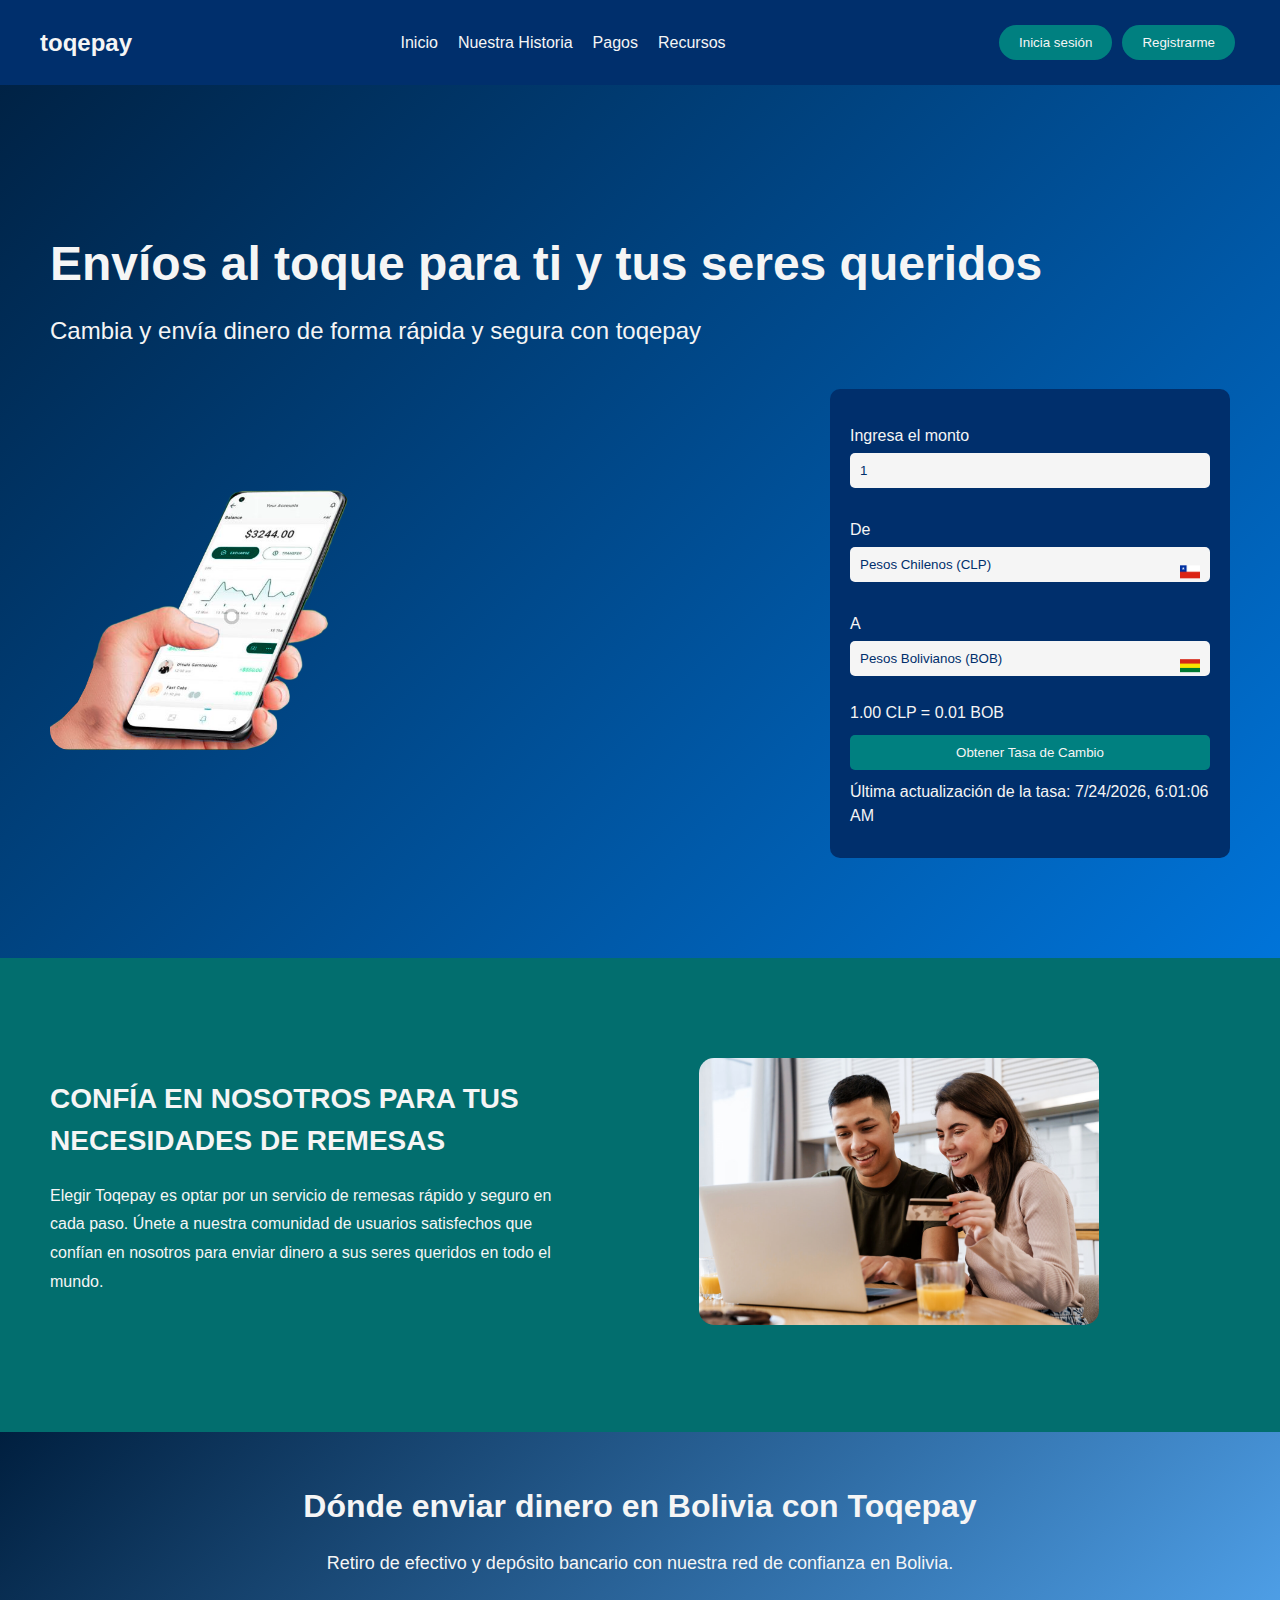
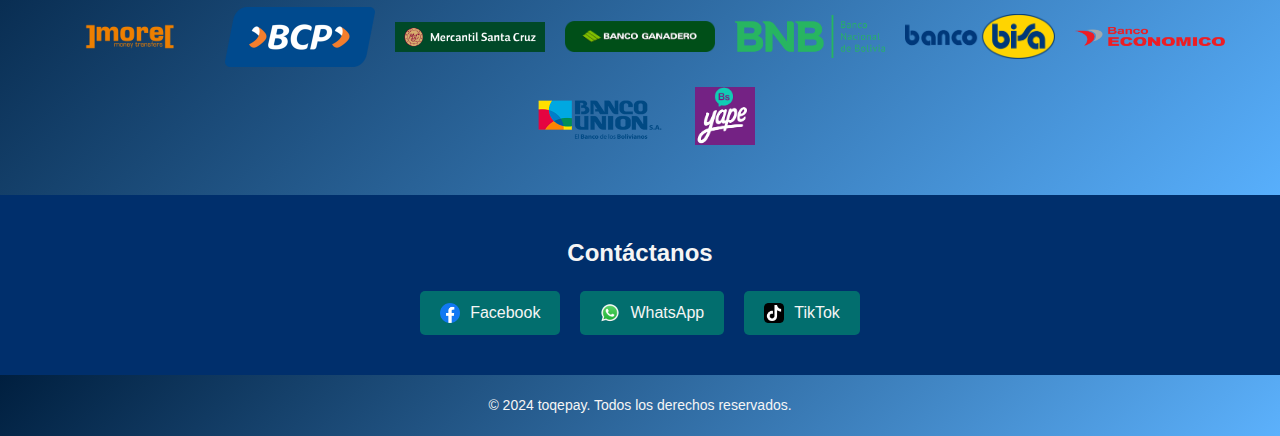
<file: index.html>
<!DOCTYPE html>
<html lang="es">
<head>
    <meta charset="UTF-8">
    <meta name="viewport" content="width=device-width, initial-scale=1.0">
    <title>Plataforma de Cambio - toqepay</title>
    <meta name="description" content="Envía dinero al toque con toqepay. Cambio de divisas rápido y seguro.">
    <link rel="stylesheet" href="style.css">
</head>
<body>
    <header>
        <div class="logo">
            <h1>toqepay</h1>
        </div>
        <nav aria-label="Navegación principal">
            <ul>
                <li><a href="#">Inicio</a></li>
                <li><a href="#">Nuestra Historia</a></li>
                <li><a href="#">Pagos</a></li>
                <li><a href="#">Recursos</a></li>
               
            </ul>
        </nav>
        <div class="header-buttons">
            <button class="quote-btn">Inicia sesión</button>
            <button class="services-btn">Registrarme</button>
            
        </div>
    </header>
    <main>
        <section class="hero">
            <div class="hero-content">
                <div class="hero-text">
                    <h2>Envíos al toque para ti y tus seres queridos</h2>
                    <p>Cambia y envía dinero de forma rápida y segura con toqepay</p>
                </div>
                <div class="hero-image">
                    <img src="phone-mockup.png" alt="Pantalla de Teléfono mostrando la aplicación toqepay" width="300" height="600">
                </div>
                <div class="exchange-form">
                    <form id="currencyForm" aria-label="Calculadora de cambio de divisas">
                        <label for="amount">Ingresa el monto</label>
                        <input type="number" id="amount" value="1" min="0" step="0.01">

                        <label for="fromCurrency">De</label>
                        <div class="custom-select">
                            <select id="fromCurrency">
                                <option value="CLP" data-flag="chileflag.png">Pesos Chilenos (CLP)</option>
                                <option value="BOB" data-flag="boliviaflag.png">Pesos Bolivianos (BOB)</option>
                            </select>
                            <img src="chileflag.png" alt="Bandera From" class="currency-flag from-flag">
                        </div>

                        <label for="toCurrency">A</label>
                        <div class="custom-select">
                            <select id="toCurrency">
                                <option value="CLP" data-flag="chileflag.png">Pesos Chilenos (CLP)</option>
                                <option value="BOB" data-flag="boliviaflag.png">Pesos Bolivianos (BOB)</option>
                            </select>
                            <img src="boliviaflag.png" alt="Bandera To" class="currency-flag to-flag">
                        </div>

                        <p id="exchangeRate">1 CLP = X BOB</p>
                        <button type="button" onclick="obtenerTasaDeCambio()">Obtener Tasa de Cambio</button>
                        <p id="lastUpdate">Última actualización de la tasa: 2024-10-13 00:05</p>
                    </form>
                </div>
            </div>
        </section>
        <section class="additional-info">
            <div class="info-text">
                <h2>CONFÍA EN NOSOTROS PARA TUS NECESIDADES DE REMESAS</h2>
                <p>Elegir Toqepay es optar por un servicio de remesas rápido y seguro en cada paso. Únete a nuestra comunidad de usuarios satisfechos que confían en nosotros para enviar dinero a sus seres queridos en todo el mundo.</p>
            </div>
            <div class="info-image">
                <img src="couple-laptop.png" alt="Pareja usando laptop para enviar remesas">
            </div>
        </section>
        <section class="trusted-partners">
            <h2>Dónde enviar dinero en Bolivia con Toqepay</h2>
            <p>Retiro de efectivo y depósito bancario con nuestra red de confianza en Bolivia.</p>
            <div class="partners-logos">
                <img src="moremoney.png" alt="Logo de More Money Transfers">
                <img src="bancobcp.png" alt="Logo de Banco BCP">
                <img src="mercantilsantacruz.png" alt="Logo de Banco Mercantil Santa Cruz">
                <img src="bancoganadero.png" alt="Logo de Banco Ganadero">
                <img src="bnb.png" alt="Logo de BNB">
                <img src="bancobisa.png" alt="Logo de Banco BISA">
                <img src="bancoeconomico.png" alt="Logo de Banco Económico">
                <img src="bancounion.png" alt="Logo de Bancounion">
                <img src="yape.png" alt="Logo de Yape">
            </div>
        </section>
        <section class="contact-buttons">
            <h2>Contáctanos</h2>
            <div class="social-buttons">
                <a href="https://www.facebook.com/profile.php?id=100092288483054" target="_blank" class="social-btn" aria-label="Visita nuestra página de Facebook">
                    <img src="facebook-icon.png" alt="Facebook">
                    Facebook
                </a>
                <a href="https://wa.me/123456789" target="_blank" class="social-btn" aria-label="Contáctanos por WhatsApp">
                    <img src="whatsapp-icon.png" alt="WhatsApp">
                    WhatsApp
                </a>
                <a href="https://www.tiktok.com" target="_blank" class="social-btn" aria-label="Síguenos en TikTok">
                    <img src="tiktok-icon.png" alt="TikTok">
                    TikTok
                </a>
            </div>
        </section>
    </main>
    <footer>
        <p>© 2024 toqepay. Todos los derechos reservados.</p>
    </footer>
    <script src="script.js" defer></script>
</body>
</html>
</file>
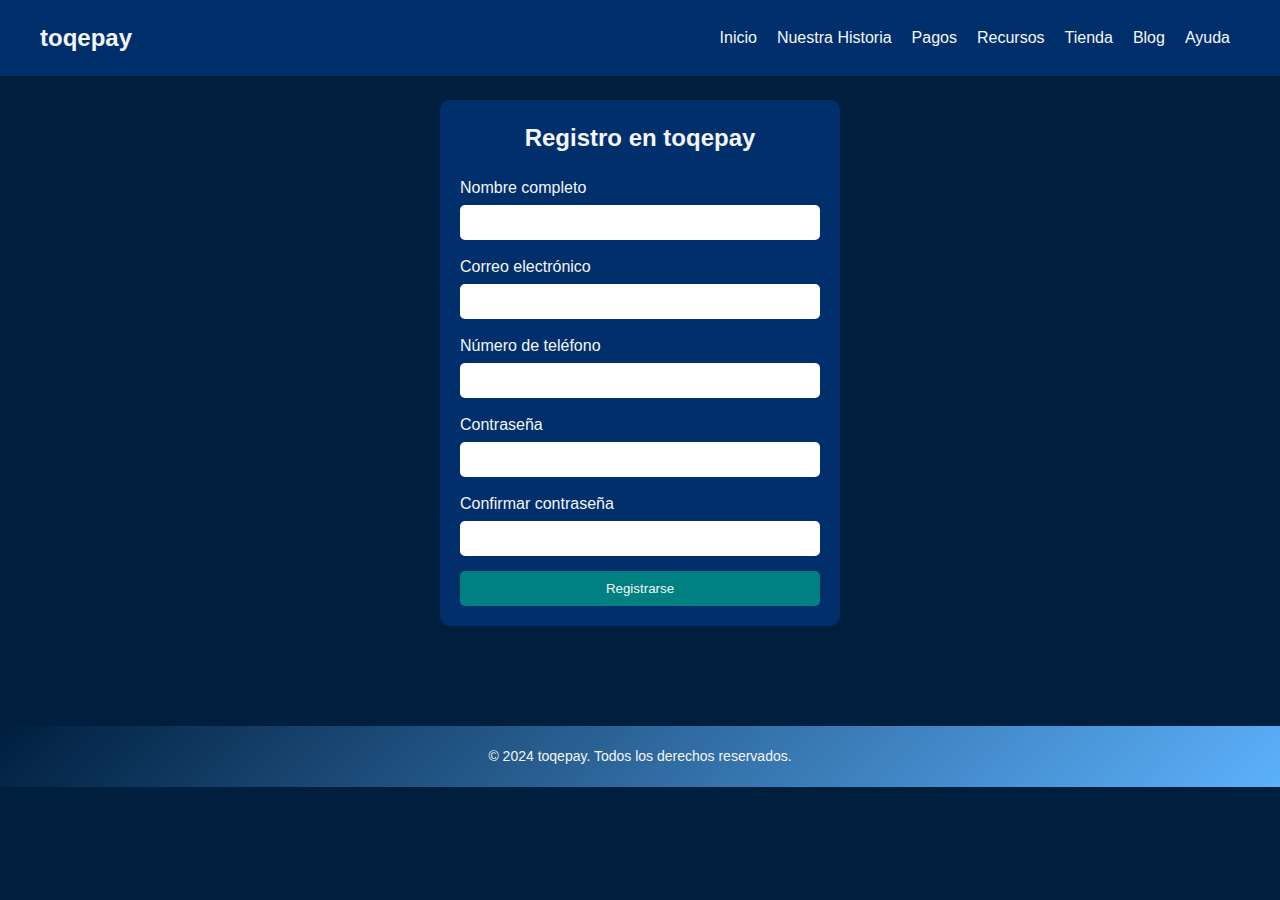
<file: registro.html>
<!DOCTYPE html>
<html lang="es">
<head>
    <meta charset="UTF-8">
    <meta name="viewport" content="width=device-width, initial-scale=1.0">
    <title>Registro - toqepay</title>
    <meta name="description" content="Regístrate en toqepay para enviar dinero de forma rápida y segura.">
    <link rel="stylesheet" href="style.css">
    <style>
        .registro-form {
            max-width: 400px;
            margin: 100px auto;
            padding: 20px;
            background-color: var(--color-navy-blue);
            border-radius: 10px;
        }
        .registro-form h2 {
            text-align: center;
            margin-bottom: 20px;
        }
        .registro-form label {
            display: block;
            margin-bottom: 5px;
        }
        .registro-form input {
            width: 100%;
            padding: 10px;
            margin-bottom: 15px;
            border: none;
            border-radius: 5px;
        }
        .registro-form button {
            width: 100%;
            padding: 10px;
            background-color: var(--color-teal);
            color: var(--color-light-white);
            border: none;
            border-radius: 5px;
            cursor: pointer;
        }
        .registro-form button:hover {
            background-color: var(--highlight-green);
        }
    </style>
</head>
<body>
    <header>
        <div class="logo">
            <h1>toqepay</h1>
        </div>
        <nav aria-label="Navegación principal">
            <ul>
                <li><a href="index.html">Inicio</a></li>
                <li><a href="#">Nuestra Historia</a></li>
                <li><a href="#">Pagos</a></li>
                <li><a href="#">Recursos</a></li>
                <li><a href="#">Tienda</a></li>
                <li><a href="#">Blog</a></li>
                <li><a href="#">Ayuda</a></li>
            </ul>
        </nav>
    </header>
    <main>
        <section class="registro-form">
            <h2>Registro en toqepay</h2>
            <form id="registroForm" aria-label="Formulario de registro">
                <label for="nombre">Nombre completo</label>
                <input type="text" id="nombre" name="nombre" required>

                <label for="email">Correo electrónico</label>
                <input type="email" id="email" name="email" required>

                <label for="telefono">Número de teléfono</label>
                <input type="tel" id="telefono" name="telefono" required>

                <label for="password">Contraseña</label>
                <input type="password" id="password" name="password" required>

                <label for="confirmPassword">Confirmar contraseña</label>
                <input type="password" id="confirmPassword" name="confirmPassword" required>

                <button type="submit">Registrarse</button>
            </form>
        </section>
    </main>
    <footer>
        <p>© 2024 toqepay. Todos los derechos reservados.</p>
    </footer>
    <script>
        document.getElementById('registroForm').addEventListener('submit', function(e) {
            e.preventDefault();
            // Aquí iría la lógica para procesar el formulario
            alert('Formulario enviado. En un sistema real, aquí se procesaría el registro.');
        });
    </script>
</body>
</html>
</file>
<file: style.css>
/* Variables CSS */
:root {
    --color-dark-blue: #001F3F;
    --color-navy-blue: #002F6C;
    --color-teal: #008080;
    --color-light-white: #F5F5F5;
    --color-dark-green: #026e6e;
    --highlight-green: #026e6e;
}

/* General Reset */
* {
    margin: 0;
    padding: 0;
    box-sizing: border-box;
}

/* Body */
body {
    font-family: Arial, sans-serif;
    background: var(--color-dark-blue);
    color: var(--color-light-white);
    font-size: 16px;
    line-height: 1.5;
}

/* Header */
header {
    display: flex;
    flex-direction: column;
    align-items: center;
    padding: 20px;
    background: var(--color-navy-blue);
    position: fixed;
    top: 0;
    width: 100%;
    z-index: 1000;
}

header .logo h1 {
    font-size: 24px;
    color: var(--color-light-white);
    margin-bottom: 15px;
}

header nav ul {
    display: flex;
    flex-wrap: wrap;
    justify-content: center;
    list-style: none;
}

header nav ul li {
    margin: 5px 10px;
}

header nav ul li a {
    color: var(--color-light-white);
    text-decoration: none;
}

/* Header Buttons */
.header-buttons {
    display: flex;
    flex-wrap: wrap;
    justify-content: center;
    margin-top: 15px;
}

.header-buttons button {
    margin: 5px;
    padding: 10px 20px;
    border: none;
    background: var(--color-teal);
    color: var(--color-light-white);
    border-radius: 20px;
    cursor: pointer;
}

/* Hero Section */
.hero {
    min-height: 100vh;
    padding: 195px 20px 50px; /* Increased top padding by 15px */
    background: linear-gradient(135deg, var(--color-dark-blue), #0074D9);
    display: flex;
    flex-direction: column;
    justify-content: flex-start;
    align-items: center;
}

.hero-content {
    display: flex;
    flex-direction: column;
    align-items: center;
    width: 100%;
    max-width: 1200px;
}

.hero-text {
    text-align: center;
    margin-bottom: 40px;
}

.hero-text h2 {
    font-size: 28px;
    margin-bottom: 20px;
    line-height: 1.2;
}

.hero-text p {
    font-size: 18px;
}

.hero-image {
    width: 100%;
    max-width: 300px;
    margin-bottom: 30px;
    animation: slideInFromRight 1s ease-out;
}

@keyframes slideInFromRight {
    0% {
        transform: translateX(100%);
        opacity: 0;
    }
    100% {
        transform: translateX(0);
        opacity: 1;
    }
}

.hero-image img {
    width: 100%;
    height: auto;
    border-radius: 20px;
}

.exchange-form {
    background: var(--color-navy-blue);
    padding: 20px;
    border-radius: 10px;
    max-width: 400px;
    width: 100%;
}

.exchange-form label {
    display: block;
    margin: 15px 0 5px;
    color: var(--color-light-white);
}

.exchange-form input, .exchange-form select {
    width: 100%;
    padding: 10px;
    margin-bottom: 15px;
    border-radius: 5px;
    border: none;
    background: var(--color-light-white);
    color: var(--color-navy-blue);
}

.exchange-form p {
    margin: 10px 0;
    color: var(--color-light-white);
}

.exchange-form button {
    width: 100%;
    padding: 10px;
    background: var(--color-teal);
    color: var(--color-light-white);
    border: none;
    border-radius: 5px;
    cursor: pointer;
}

/* Additional Info Section */
.additional-info {
    display: flex;
    flex-direction: column;
    align-items: center;
    padding: 50px 20px;
    background: var(--color-dark-green);
}

.info-text {
    color: var(--color-light-white);
    max-width: 600px;
    text-align: center;
    margin-bottom: 30px;
}

.info-text h2 {
    font-size: 28px;
    margin-bottom: 20px;
}

.info-text p {
    margin-bottom: 15px;
    line-height: 1.8;
}

.info-image img {
    width: 100%;
    max-width: 400px;
    height: auto;
    border-radius: 15px;
}

/* Trusted Partners Section */
.trusted-partners {
    padding: 50px 20px;
    text-align: center;
    background: linear-gradient(135deg, var(--color-dark-blue), #58affc);
}

.trusted-partners h2 {
    font-size: 28px;
    margin-bottom: 20px;
}

.trusted-partners p {
    font-size: 18px;
    margin-bottom: 30px;
}

.partners-logos {
    display: flex;
    flex-wrap: wrap;
    justify-content: center;
    align-items: center;
    gap: 20px;
}

.partners-logos img {
    max-width: 120px;
    height: auto;
    object-fit: contain;
}

.partners-logos img[src*="yape.png"] {
    max-width: 60px;
}

/* Contact Buttons Section */
.contact-buttons {
    padding: 40px 20px;
    text-align: center;
    background-color: var(--color-navy-blue);
}

.contact-buttons h2 {
    color: var(--color-light-white);
    font-size: 24px;
    margin-bottom: 20px;
}

.social-buttons {
    display: flex;
    justify-content: center;
    gap: 20px;
}

.social-btn {
    display: flex;
    align-items: center;
    gap: 10px;
    padding: 10px 20px;
    background-color: var(--highlight-green);
    color: var(--color-light-white);
    text-decoration: none;
    border-radius: 5px;
    transition: background-color 0.3s ease;
}

.social-btn img {
    width: 20px;
    height: 20px;
}

.social-btn:hover {
    background-color: var(--color-dark-green);
}

/* Footer */
footer {
    text-align: center;
    font-size: 14px;
    padding: 20px;
    background: linear-gradient(135deg, var(--color-dark-blue), #5cb1fc);
    color: #F5F5F5;
}

/* Estilos para los selectores de moneda con banderas */
.custom-select {
    position: relative;
    display: inline-block;
    width: 100%;
}

.currency-flag {
    position: absolute;
    right: 10px;
    top: 50%;
    transform: translateY(-50%);
    width: 20px;
    height: auto;
    pointer-events: none;
}

.custom-select select {
    appearance: none;
    -webkit-appearance: none;
    -moz-appearance: none;
    padding-right: 30px;
}

/* Mejoras de accesibilidad */
button:focus, input:focus, select:focus {
    outline: 2px solid var(--color-teal);
}

/* Media Queries para diseño responsivo */
@media (min-width: 768px) {
    header {
        flex-direction: row;
        justify-content: space-between;
        padding: 20px 40px;
    }

    header .logo h1 {
        margin-bottom: 0;
    }

    .header-buttons {
        margin-top: 0;
    }

    .hero {
        padding: 215px 20px 50px; /* Increased top padding by 15px */
        justify-content: center;
    }

    .hero-content {
        flex-direction: row;
        flex-wrap: wrap;
        justify-content: space-between;
    }

    .hero-text {
        width: 100%;
        text-align: left;
        margin-bottom: 40px;
    }

    .hero-text h2 {
        font-size: 36px;
    }

    .hero-image {
        width: 45%;
        margin-bottom: 0;
    }

    .exchange-form {
        width: 45%;
    }

    .additional-info {
        flex-direction: row;
        justify-content: space-between;
        padding: 100px 50px;
    }

    .info-text {
        text-align: left;
        margin-bottom: 0;
        width: 45%;
    }

    .info-image {
        width: 45%;
    }
}

@media (min-width: 1024px) {
    .hero {
        padding: 235px 50px 100px; /* Increased top padding by 15px */
    }

    .hero-text h2 {
        font-size: 48px;
    }

    .hero-text p {
        font-size: 24px;
    }

    .hero-image, .exchange-form {
        width: 48%;
    }

    .trusted-partners h2 {
        font-size: 32px;
    }

    .partners-logos img {
        max-width: 150px;
    }
}

@media (min-width: 1440px) {
    .hero-content, .additional-info {
        max-width: 1400px;
        margin: 0 auto;
    }
}
</file>
